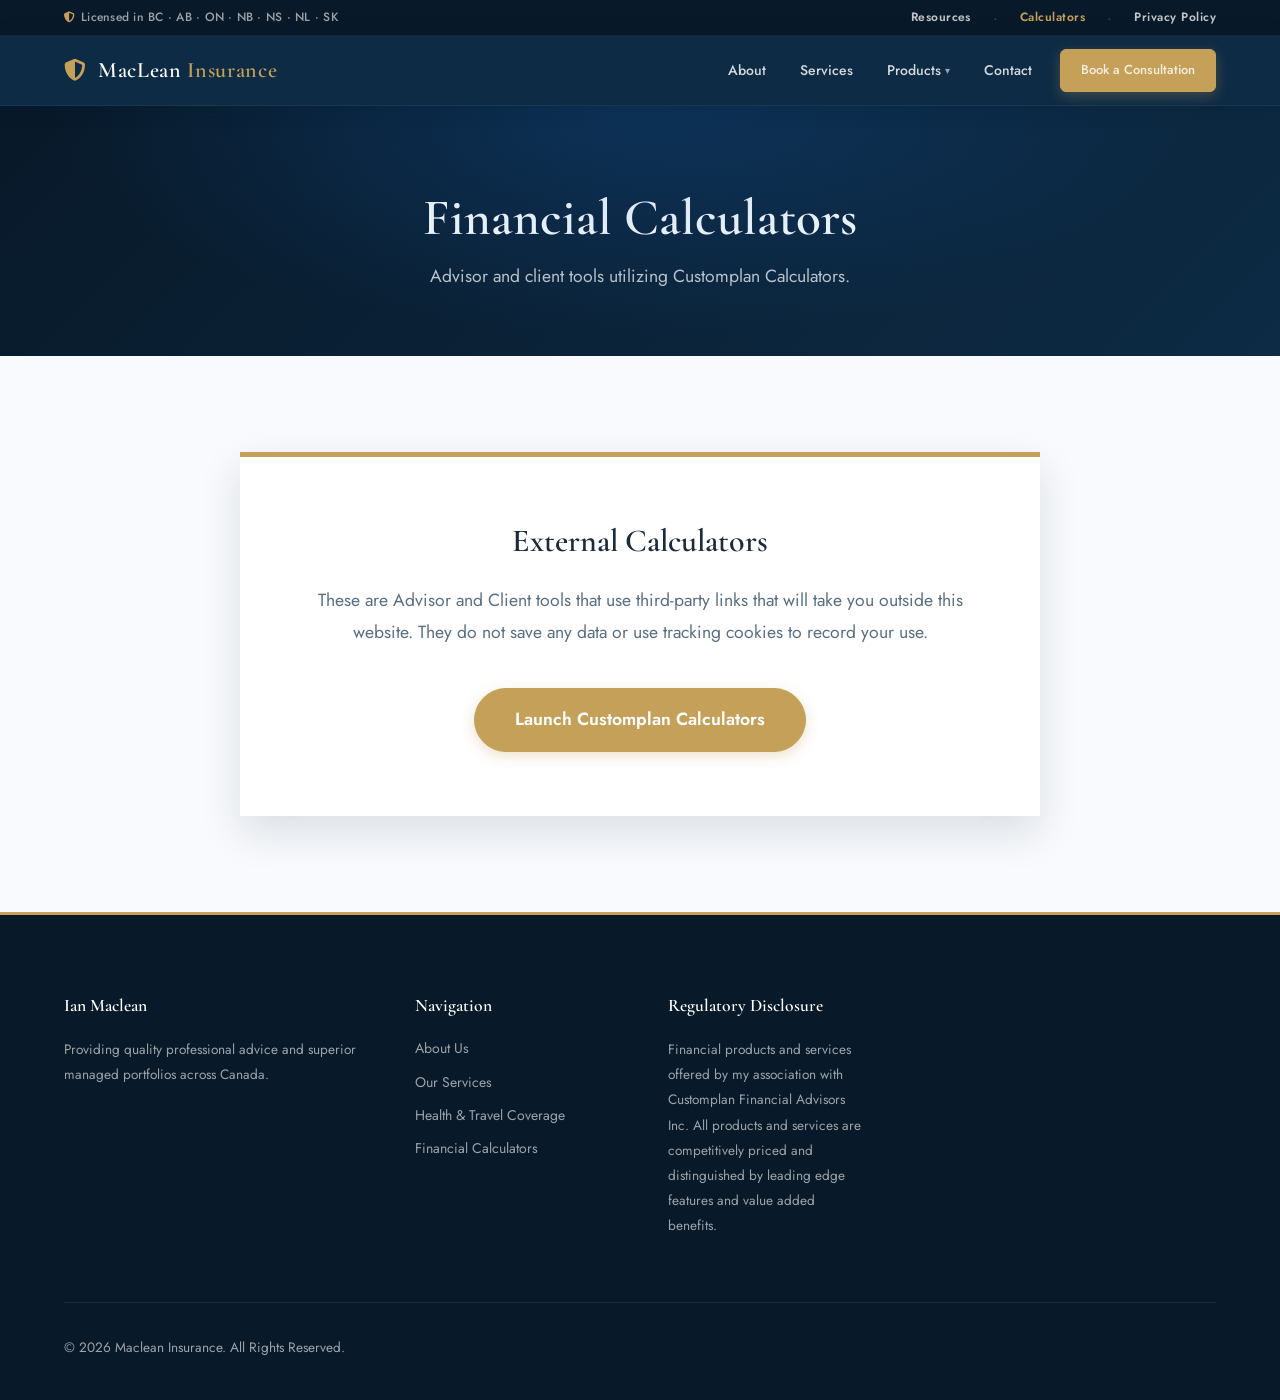
<file: calculators.html>
<!DOCTYPE html>
<html lang="en">
<head>
    <meta charset="UTF-8">
    <meta name="viewport" content="width=device-width, initial-scale=1.0">
    <title>Ian Maclean | Calculators</title>
    <link rel="preconnect" href="https://fonts.googleapis.com" />
    <link rel="preconnect" href="https://fonts.gstatic.com" crossorigin />
    <link href="https://fonts.googleapis.com/css2?family=Cormorant+Garamond:ital,wght@0,400;0,500;0,600;0,700;1,400;1,600&family=Jost:wght@300;400;500;600;700&display=swap" rel="stylesheet" />
    <link rel="stylesheet" href="https://cdnjs.cloudflare.com/ajax/libs/font-awesome/6.5.0/css/all.min.css" />
    <link rel="icon" type="image/svg+xml" href="assets/logo.svg">
    <link rel="stylesheet" href="css/style.css">
    <link rel="stylesheet" href="css/calculators.css">
</head>
<body>

  <!-- TOP BAR -->
  <div class="topbar">
    <div class="wrap">
      <div class="topbar-left">
        <i class="fa-solid fa-shield-halved" style="color:var(--gold);font-size:11px;"></i>
        Licensed in BC &middot; AB &middot; ON &middot; NB &middot; NS &middot; NL &middot; SK
      </div>
      <nav class="topbar-nav">
        <a href="resources.html">Resources</a>
        <span class="topbar-divider">&middot;</span>
        <a href="calculators.html" style="color:var(--gold);">Calculators</a>
        <span class="topbar-divider">&middot;</span>
        <a href="privacy.html">Privacy Policy</a>
      </nav>
    </div>
  </div>

  <!-- MAIN NAV -->
  <nav class="navbar">
    <div class="wrap">
      <a href="index.html" class="logo">
        <i class="fa-solid fa-shield-halved logo-shield"></i>
        <span class="logo-text">MacLean <span>Insurance</span></span>
      </a>
      <div class="nav-links">
        <a href="about.html">About</a>
        <a href="services.html">Services</a>
        <div class="dropdown">
          <a>Products <span class="dropdown-arrow">&#9662;</span></a>
          <div class="dropdown-menu">
            <a href="https://www.macleaninsurance.com/group-plans" target="_blank">Group Plans</a>
            <a href="https://www.macleaninsurance.com/tax-deductible-insurance" target="_blank">Tax Deductible Insurance</a>
            <a href="https://www.macleaninsurance.com/universal-life" target="_blank">Universal Life</a>
            <a href="https://www.macleaninsurance.com/whole-life-insurance" target="_blank">Whole Life Insurance</a>
            <a href="https://www.macleaninsurance.com/gic-brokerage" target="_blank">GIC Brokerage</a>
            <a href="https://www.macleaninsurance.com/pilots-loss-of-license-insurance" target="_blank">Pilots Loss of License</a>
          </div>
        </div>
        <a href="contact.html">Contact</a>
        <a href="contact.html" class="btn btn-primary nav-cta" style="padding:9px 20px;font-size:13px;">Book a Consultation</a>
      </div>
    </div>
  </nav>

    <!-- PAGE HEADER -->
    <section class="page-header">
        <div class="container">
            <h1>Financial Calculators</h1>
            <p>Advisor and client tools utilizing Customplan Calculators.</p>
        </div>
    </section>

    <!-- CALCULATORS CONTENT -->
    <section class="section-padding bg-light">
        <div class="container">
            <div class="calc-panel">
                <h2>External Calculators</h2>
                <p>These are Advisor and Client tools that use third-party links that will take you outside this website. They do not save any data or use tracking cookies to record your use.</p>
                <a href="http://www.financialcalculators.net/customplan/customplan_calculators.html" target="_blank" class="btn btn-primary">Launch Customplan Calculators</a>
            </div>
        </div>
    </section>

    <!-- FOOTER -->
    <footer class="footer">
        <div class="container">
            <div class="footer-grid">
                <div>
                    <h4>Ian Maclean</h4>
                    <p>Providing quality professional advice and superior managed portfolios across Canada.</p>
                </div>
                <div>
                    <h4>Navigation</h4>
                    <div class="footer-links">
                        <a href="index.html">About Us</a>
                        <a href="services.html">Our Services</a>
                        <a href="coverage.html">Health & Travel Coverage</a>
                        <a href="calculators.html">Financial Calculators</a>
                    </div>
                </div>
                <div>
                    <h4>Regulatory Disclosure</h4>
                    <p>Financial products and services offered by my association with Customplan Financial Advisors Inc. All products and services are competitively priced and distinguished by leading edge features and value added benefits.</p>
                </div>
            </div>
            <div class="footer-bottom">
                <p>&copy; 2026 Maclean Insurance. All Rights Reserved.</p>
            </div>
        </div>
    </footer>
</body>
</html>
</file>
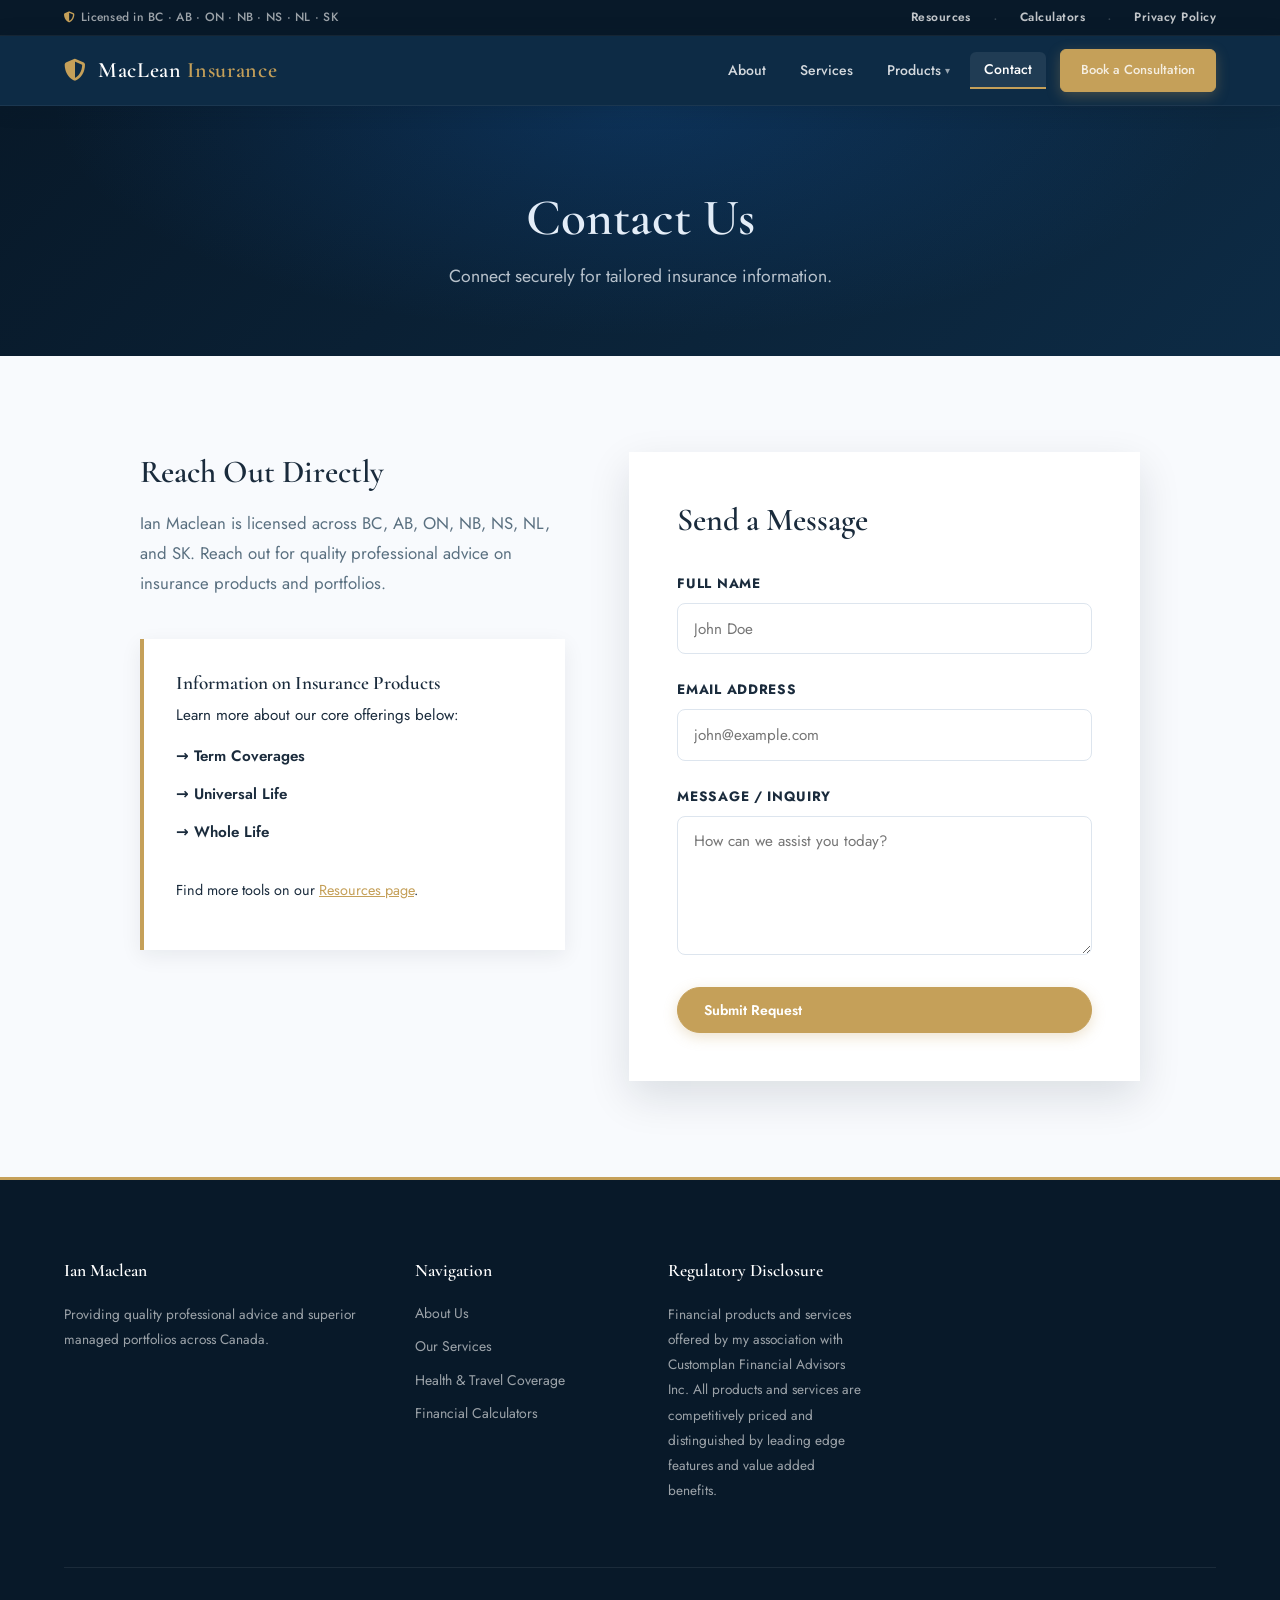
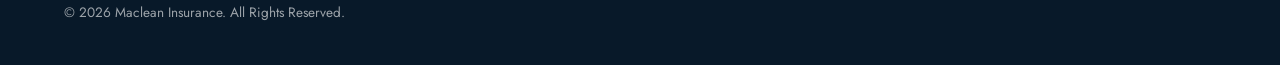
<file: contact.html>
<!DOCTYPE html>
<html lang="en">
<head>
    <meta charset="UTF-8">
    <meta name="viewport" content="width=device-width, initial-scale=1.0">
    <title>Ian Maclean | Contact</title>
    <link rel="preconnect" href="https://fonts.googleapis.com" />
    <link rel="preconnect" href="https://fonts.gstatic.com" crossorigin />
    <link href="https://fonts.googleapis.com/css2?family=Cormorant+Garamond:ital,wght@0,400;0,500;0,600;0,700;1,400;1,600&family=Jost:wght@300;400;500;600;700&display=swap" rel="stylesheet" />
    <link rel="stylesheet" href="https://cdnjs.cloudflare.com/ajax/libs/font-awesome/6.5.0/css/all.min.css" />
    <link rel="icon" type="image/svg+xml" href="assets/logo.svg">
    <link rel="stylesheet" href="css/style.css">
    <link rel="stylesheet" href="css/contact.css">
</head>
<body>

  <!-- TOP BAR -->
  <div class="topbar">
    <div class="wrap">
      <div class="topbar-left">
        <i class="fa-solid fa-shield-halved" style="color:var(--gold);font-size:11px;"></i>
        Licensed in BC &middot; AB &middot; ON &middot; NB &middot; NS &middot; NL &middot; SK
      </div>
      <nav class="topbar-nav">
        <a href="resources.html">Resources</a>
        <span class="topbar-divider">&middot;</span>
        <a href="calculators.html">Calculators</a>
        <span class="topbar-divider">&middot;</span>
        <a href="privacy.html">Privacy Policy</a>
      </nav>
    </div>
  </div>

  <!-- MAIN NAV -->
  <nav class="navbar">
    <div class="wrap">
      <a href="index.html" class="logo">
        <i class="fa-solid fa-shield-halved logo-shield"></i>
        <span class="logo-text">MacLean <span>Insurance</span></span>
      </a>
      <div class="nav-links">
        <a href="about.html">About</a>
        <a href="services.html">Services</a>
        <div class="dropdown">
          <a>Products <span class="dropdown-arrow">&#9662;</span></a>
          <div class="dropdown-menu">
            <a href="https://www.macleaninsurance.com/group-plans" target="_blank">Group Plans</a>
            <a href="https://www.macleaninsurance.com/tax-deductible-insurance" target="_blank">Tax Deductible Insurance</a>
            <a href="https://www.macleaninsurance.com/universal-life" target="_blank">Universal Life</a>
            <a href="https://www.macleaninsurance.com/whole-life-insurance" target="_blank">Whole Life Insurance</a>
            <a href="https://www.macleaninsurance.com/gic-brokerage" target="_blank">GIC Brokerage</a>
            <a href="https://www.macleaninsurance.com/pilots-loss-of-license-insurance" target="_blank">Pilots Loss of License</a>
          </div>
        </div>
        <a href="contact.html" class="active">Contact</a>
        <a href="contact.html" class="btn btn-primary nav-cta" style="padding:9px 20px;font-size:13px;">Book a Consultation</a>
      </div>
    </div>
  </nav>

    <!-- PAGE HEADER -->
    <section class="page-header">
        <div class="container">
            <h1>Contact Us</h1>
            <p>Connect securely for tailored insurance information.</p>
        </div>
    </section>

    <!-- CONTENT -->
    <section class="section-padding bg-light">
        <div class="container">
            <div class="contact-grid">
                
                <div class="contact-info">
                    <h2>Reach Out Directly</h2>
                    <p>Ian Maclean is licensed across BC, AB, ON, NB, NS, NL, and SK. Reach out for quality professional advice on insurance products and portfolios.</p>
                    
                    <div class="product-info-box">
                        <h3>Information on Insurance Products</h3>
                        <p>Learn more about our core offerings below:</p>
                        <div class="product-links">
                            <a href="https://www.macleaninsurance.com/whole-life-insurance" target="_blank">&rarr; Term Coverages</a>
                            <a href="https://www.macleaninsurance.com/universal-life" target="_blank">&rarr; Universal Life</a>
                            <a href="https://www.macleaninsurance.com/whole-life-insurance" target="_blank">&rarr; Whole Life</a>
                        </div>
                        <p class="mt-4" style="font-size:0.9rem;">Find more tools on our <a href="resources.html" style="color:var(--gold);text-decoration:underline;">Resources page</a>.</p>
                    </div>
                </div>

                <div class="contact-form-wrap">
                    <h2>Send a Message</h2>
                    <form class="contact-form" onsubmit="event.preventDefault(); alert('Your message has been sent successfully. Ian Maclean will respond shortly.');">
                        <div class="form-group">
                            <label>Full Name</label>
                            <input type="text" placeholder="John Doe" required>
                        </div>
                        <div class="form-group">
                            <label>Email Address</label>
                            <input type="email" placeholder="john@example.com" required>
                        </div>
                        <div class="form-group">
                            <label>Message / Inquiry</label>
                            <textarea placeholder="How can we assist you today?" rows="5" required></textarea>
                        </div>
                        <button type="submit" class="btn btn-primary w-100">Submit Request</button>
                    </form>
                </div>

            </div>
        </div>
    </section>

    <!-- FOOTER -->
    <footer class="footer">
        <div class="container">
            <div class="footer-grid">
                <div>
                    <h4>Ian Maclean</h4>
                    <p>Providing quality professional advice and superior managed portfolios across Canada.</p>
                </div>
                <div>
                    <h4>Navigation</h4>
                    <div class="footer-links">
                        <a href="index.html">About Us</a>
                        <a href="services.html">Our Services</a>
                        <a href="coverage.html">Health & Travel Coverage</a>
                        <a href="calculators.html">Financial Calculators</a>
                    </div>
                </div>
                <div>
                    <h4>Regulatory Disclosure</h4>
                    <p>Financial products and services offered by my association with Customplan Financial Advisors Inc. All products and services are competitively priced and distinguished by leading edge features and value added benefits.</p>
                </div>
            </div>
            <div class="footer-bottom">
                <p>&copy; 2026 Maclean Insurance. All Rights Reserved.</p>
            </div>
        </div>
    </footer>
</body>
</html>
</file>
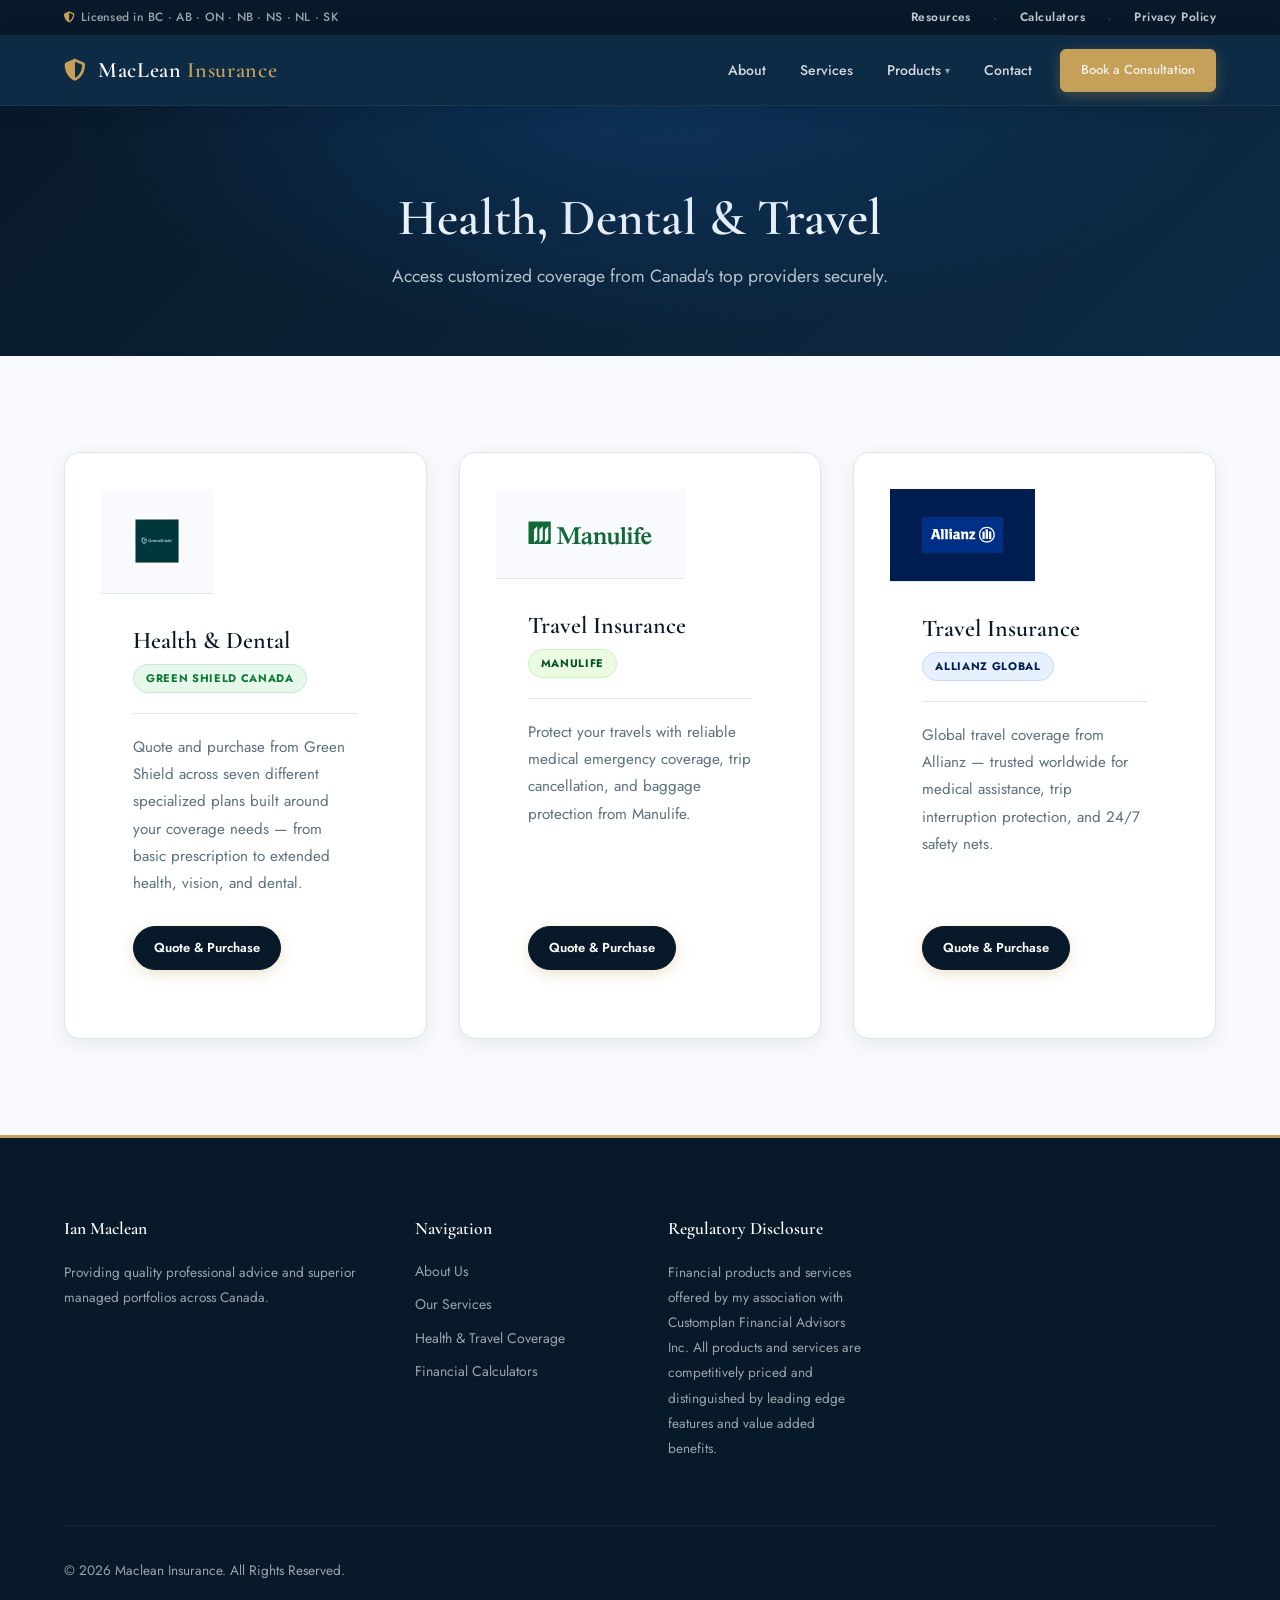
<file: coverage.html>
<!DOCTYPE html>
<html lang="en">
<head>
    <meta charset="UTF-8">
    <meta name="viewport" content="width=device-width, initial-scale=1.0">
    <title>Ian Maclean | Health, Dental & Travel</title>
    <link rel="preconnect" href="https://fonts.googleapis.com" />
    <link rel="preconnect" href="https://fonts.gstatic.com" crossorigin />
    <link href="https://fonts.googleapis.com/css2?family=Cormorant+Garamond:ital,wght@0,400;0,500;0,600;0,700;1,400;1,600&family=Jost:wght@300;400;500;600;700&display=swap" rel="stylesheet" />
    <link rel="stylesheet" href="https://cdnjs.cloudflare.com/ajax/libs/font-awesome/6.5.0/css/all.min.css" />
    <link rel="icon" type="image/svg+xml" href="assets/logo.svg">
    <link rel="stylesheet" href="css/style.css">
    <link rel="stylesheet" href="css/coverage.css">
</head>
<body>

  <!-- TOP BAR -->
  <div class="topbar">
    <div class="wrap">
      <div class="topbar-left">
        <i class="fa-solid fa-shield-halved" style="color:var(--gold);font-size:11px;"></i>
        Licensed in BC &middot; AB &middot; ON &middot; NB &middot; NS &middot; NL &middot; SK
      </div>
      <nav class="topbar-nav">
        <a href="resources.html">Resources</a>
        <span class="topbar-divider">&middot;</span>
        <a href="calculators.html">Calculators</a>
        <span class="topbar-divider">&middot;</span>
        <a href="privacy.html">Privacy Policy</a>
      </nav>
    </div>
  </div>

  <!-- MAIN NAV -->
  <nav class="navbar">
    <div class="wrap">
      <a href="index.html" class="logo">
        <i class="fa-solid fa-shield-halved logo-shield"></i>
        <span class="logo-text">MacLean <span>Insurance</span></span>
      </a>
      <div class="nav-links">
        <a href="about.html">About</a>
        <a href="services.html">Services</a>
        <div class="dropdown">
          <a class="active">Products <span class="dropdown-arrow">&#9662;</span></a>
          <div class="dropdown-menu">
            <a href="https://www.macleaninsurance.com/group-plans" target="_blank">Group Plans</a>
            <a href="https://www.macleaninsurance.com/tax-deductible-insurance" target="_blank">Tax Deductible Insurance</a>
            <a href="https://www.macleaninsurance.com/universal-life" target="_blank">Universal Life</a>
            <a href="https://www.macleaninsurance.com/whole-life-insurance" target="_blank">Whole Life Insurance</a>
            <a href="https://www.macleaninsurance.com/gic-brokerage" target="_blank">GIC Brokerage</a>
            <a href="https://www.macleaninsurance.com/pilots-loss-of-license-insurance" target="_blank">Pilots Loss of License</a>
          </div>
        </div>
        <a href="contact.html">Contact</a>
        <a href="contact.html" class="btn btn-primary nav-cta" style="padding:9px 20px;font-size:13px;">Book a Consultation</a>
      </div>
    </div>
  </nav>

    <!-- PAGE HEADER -->
    <section class="page-header">
        <div class="container">
            <h1>Health, Dental & Travel</h1>
            <p>Access customized coverage from Canada's top providers securely.</p>
        </div>
    </section>

    <!-- CONTENT -->
    <section class="section-padding bg-light">
        <div class="container">
            <div class="coverage-grid">

                <div class="coverage-card green-shield">
                    <div class="cov-logo-header">
                        <img src="assets/logos/greenshield.png" alt="Green Shield Canada" class="cov-logo">
                    </div>
                    <div class="cov-body">
                        <div class="cov-head">
                            <h2>Health &amp; Dental</h2>
                            <span class="badge green-shield">Green Shield Canada</span>
                        </div>
                        <p>Quote and purchase from Green Shield across seven different specialized plans built around your coverage needs — from basic prescription to extended health, vision, and dental.</p>
                        <a href="https://mygscadvantage.ca/Quote/AllProducts?mgaid=7538&oid=1316&aid=N0305" target="_blank" class="btn btn-primary">Quote &amp; Purchase</a>
                    </div>
                </div>

                <div class="coverage-card travel-manulife">
                    <div class="cov-logo-header">
                        <img src="assets/logos/manulife.svg" alt="Manulife" class="cov-logo">
                    </div>
                    <div class="cov-body">
                        <div class="cov-head">
                            <h2>Travel Insurance</h2>
                            <span class="badge travel-manulife">Manulife</span>
                        </div>
                        <p>Protect your travels with reliable medical emergency coverage, trip cancellation, and baggage protection from Manulife.</p>
                        <a href="https://www.manulife-travel.ca/dist/home.html?as=wlimf" target="_blank" class="btn btn-primary">Quote &amp; Purchase</a>
                    </div>
                </div>

                <div class="coverage-card travel-allianz">
                    <div class="cov-logo-header dark-bg">
                        <img src="assets/logos/allianz.svg" alt="Allianz Global Assistance" class="cov-logo">
                    </div>
                    <div class="cov-body">
                        <div class="cov-head">
                            <h2>Travel Insurance</h2>
                            <span class="badge travel-allianz">Allianz Global</span>
                        </div>
                        <p>Global travel coverage from Allianz — trusted worldwide for medical assistance, trip interruption protection, and 24/7 safety nets.</p>
                        <a href="https://b2c.advisormax.ca/CPF7" target="_blank" class="btn btn-primary">Quote &amp; Purchase</a>
                    </div>
                </div>

            </div>
        </div>
    </section>

    <!-- FOOTER -->
    <footer class="footer">
        <div class="container">
            <div class="footer-grid">
                <div>
                    <h4>Ian Maclean</h4>
                    <p>Providing quality professional advice and superior managed portfolios across Canada.</p>
                </div>
                <div>
                    <h4>Navigation</h4>
                    <div class="footer-links">
                        <a href="index.html">About Us</a>
                        <a href="services.html">Our Services</a>
                        <a href="coverage.html">Health & Travel Coverage</a>
                        <a href="calculators.html">Financial Calculators</a>
                    </div>
                </div>
                <div>
                    <h4>Regulatory Disclosure</h4>
                    <p>Financial products and services offered by my association with Customplan Financial Advisors Inc. All products and services are competitively priced and distinguished by leading edge features and value added benefits.</p>
                </div>
            </div>
            <div class="footer-bottom">
                <p>&copy; 2026 Maclean Insurance. All Rights Reserved.</p>
            </div>
        </div>
    </footer>
</body>
</html>
</file>
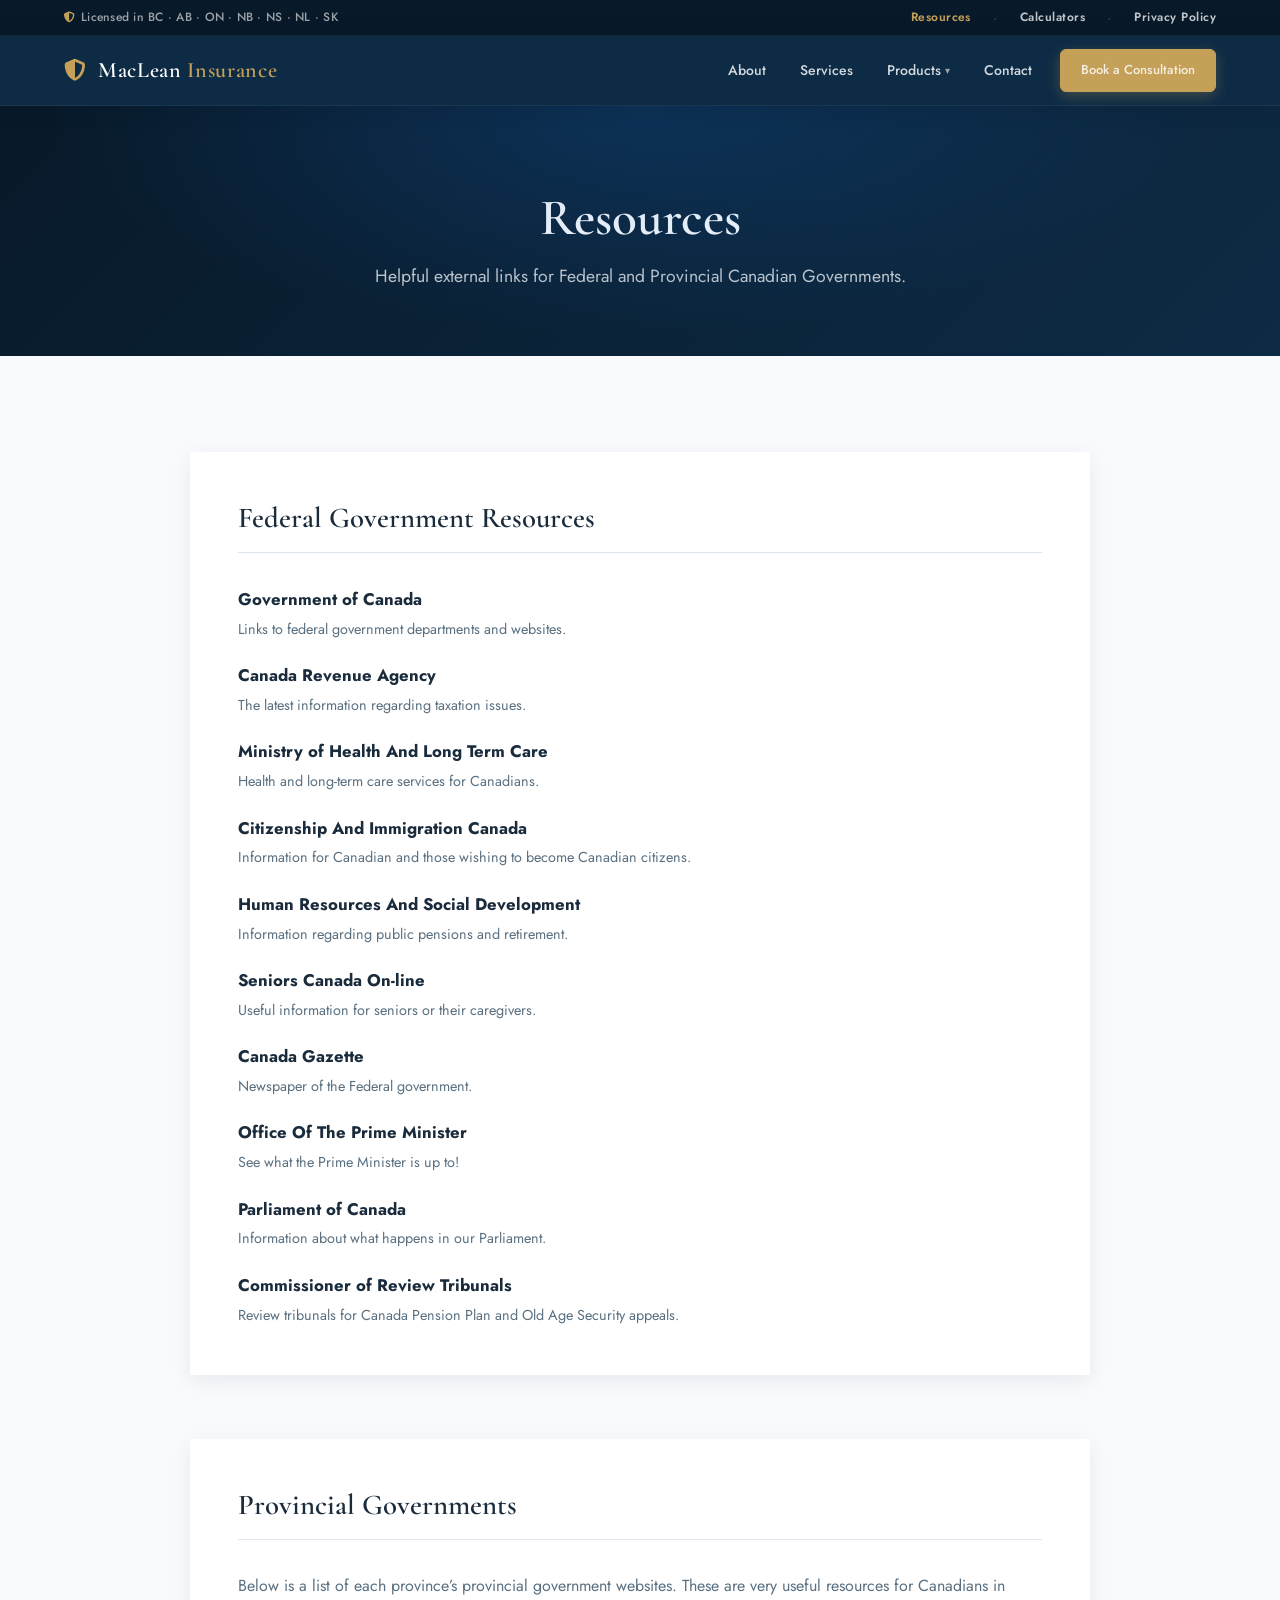
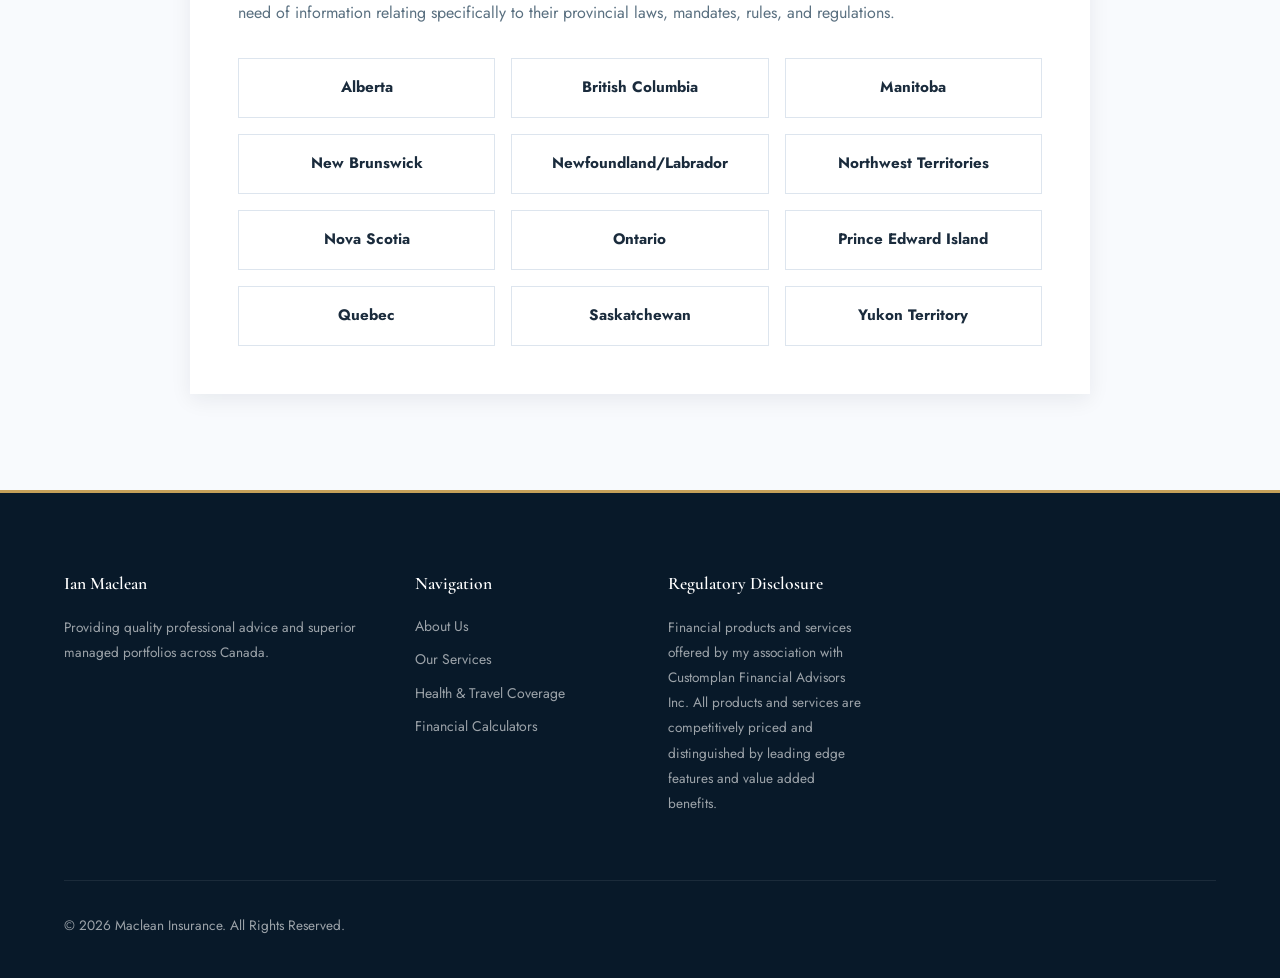
<file: resources.html>
<!DOCTYPE html>
<html lang="en">
<head>
    <meta charset="UTF-8">
    <meta name="viewport" content="width=device-width, initial-scale=1.0">
    <title>Ian Maclean | Resources</title>
    <link rel="preconnect" href="https://fonts.googleapis.com" />
    <link rel="preconnect" href="https://fonts.gstatic.com" crossorigin />
    <link href="https://fonts.googleapis.com/css2?family=Cormorant+Garamond:ital,wght@0,400;0,500;0,600;0,700;1,400;1,600&family=Jost:wght@300;400;500;600;700&display=swap" rel="stylesheet" />
    <link rel="stylesheet" href="https://cdnjs.cloudflare.com/ajax/libs/font-awesome/6.5.0/css/all.min.css" />
    <link rel="icon" type="image/svg+xml" href="assets/logo.svg">
    <link rel="stylesheet" href="css/style.css">
    <link rel="stylesheet" href="css/resources.css">
</head>
<body>

  <!-- TOP BAR -->
  <div class="topbar">
    <div class="wrap">
      <div class="topbar-left">
        <i class="fa-solid fa-shield-halved" style="color:var(--gold);font-size:11px;"></i>
        Licensed in BC &middot; AB &middot; ON &middot; NB &middot; NS &middot; NL &middot; SK
      </div>
      <nav class="topbar-nav">
        <a href="resources.html" style="color:var(--gold);">Resources</a>
        <span class="topbar-divider">&middot;</span>
        <a href="calculators.html">Calculators</a>
        <span class="topbar-divider">&middot;</span>
        <a href="privacy.html">Privacy Policy</a>
      </nav>
    </div>
  </div>

  <!-- MAIN NAV -->
  <nav class="navbar">
    <div class="wrap">
      <a href="index.html" class="logo">
        <i class="fa-solid fa-shield-halved logo-shield"></i>
        <span class="logo-text">MacLean <span>Insurance</span></span>
      </a>
      <div class="nav-links">
        <a href="about.html">About</a>
        <a href="services.html">Services</a>
        <div class="dropdown">
          <a>Products <span class="dropdown-arrow">&#9662;</span></a>
          <div class="dropdown-menu">
            <a href="https://www.macleaninsurance.com/group-plans" target="_blank">Group Plans</a>
            <a href="https://www.macleaninsurance.com/tax-deductible-insurance" target="_blank">Tax Deductible Insurance</a>
            <a href="https://www.macleaninsurance.com/universal-life" target="_blank">Universal Life</a>
            <a href="https://www.macleaninsurance.com/whole-life-insurance" target="_blank">Whole Life Insurance</a>
            <a href="https://www.macleaninsurance.com/gic-brokerage" target="_blank">GIC Brokerage</a>
            <a href="https://www.macleaninsurance.com/pilots-loss-of-license-insurance" target="_blank">Pilots Loss of License</a>
          </div>
        </div>
        <a href="contact.html">Contact</a>
        <a href="contact.html" class="btn btn-primary nav-cta" style="padding:9px 20px;font-size:13px;">Book a Consultation</a>
      </div>
    </div>
  </nav>

    <!-- PAGE HEADER -->
    <section class="page-header">
        <div class="container">
            <h1>Resources</h1>
            <p>Helpful external links for Federal and Provincial Canadian Governments.</p>
        </div>
    </section>

    <!-- CONTENT -->
    <section class="section-padding bg-light">
        <div class="container">
            <div class="resource-grid">
                
                <div class="resource-category">
                    <h2>Federal Government Resources</h2>
                    <ul class="resource-list">
                        <li><a href="http://www.canada.gc.ca/" target="_blank">Government of Canada</a> <span>Links to federal government departments and websites.</span></li>
                        <li><a href="http://www.cra-arc.gc.ca/" target="_blank">Canada Revenue Agency</a> <span>The latest information regarding taxation issues.</span></li>
                        <li><a href="http://www.health.gov.on.ca/" target="_blank">Ministry of Health And Long Term Care</a> <span>Health and long-term care services for Canadians.</span></li>
                        <li><a href="http://www.cic.gc.ca/" target="_blank">Citizenship And Immigration Canada</a> <span>Information for Canadian and those wishing to become Canadian citizens.</span></li>
                        <li><a href="http://www.hrsdc.gc.ca/" target="_blank">Human Resources And Social Development</a> <span>Information regarding public pensions and retirement.</span></li>
                        <li><a href="http://www.seniors.gc.ca/" target="_blank">Seniors Canada On-line</a> <span>Useful information for seniors or their caregivers.</span></li>
                        <li><a href="http://canadagazette.gc.ca/" target="_blank">Canada Gazette</a> <span>Newspaper of the Federal government.</span></li>
                        <li><a href="http://www.pm.gc.ca/" target="_blank">Office Of The Prime Minister</a> <span>See what the Prime Minister is up to!</span></li>
                        <li><a href="http://www.parl.gc.ca/" target="_blank">Parliament of Canada</a> <span>Information about what happens in our Parliament.</span></li>
                        <li><a href="http://www.ocrt-bctr.gc.ca/" target="_blank">Commissioner of Review Tribunals</a> <span>Review tribunals for Canada Pension Plan and Old Age Security appeals.</span></li>
                    </ul>
                </div>

                <div class="resource-category">
                    <h2>Provincial Governments</h2>
                    <p class="category-desc">Below is a list of each province’s provincial government websites. These are very useful resources for Canadians in need of information relating specifically to their provincial laws, mandates, rules, and regulations.</p>
                    <ul class="resource-list inline-list">
                        <li><a href="http://www.gov.ab.ca/" target="_blank">Alberta</a></li>
                        <li><a href="http://www.gov.bc.ca/" target="_blank">British Columbia</a></li>
                        <li><a href="http://www.gov.mb.ca/" target="_blank">Manitoba</a></li>
                        <li><a href="http://www.gnb.ca/" target="_blank">New Brunswick</a></li>
                        <li><a href="http://www.gov.nf.ca/" target="_blank">Newfoundland/Labrador</a></li>
                        <li><a href="http://www.gov.nt.ca/" target="_blank">Northwest Territories</a></li>
                        <li><a href="http://www.gov.ns.ca/" target="_blank">Nova Scotia</a></li>
                        <li><a href="http://www.ontario.ca/welcome-ontario" target="_blank">Ontario</a></li>
                        <li><a href="http://www.gov.pe.ca/" target="_blank">Prince Edward Island</a></li>
                        <li><a href="http://www.gouv.qc.ca/" target="_blank">Quebec</a></li>
                        <li><a href="http://www.gov.sk.ca/" target="_blank">Saskatchewan</a></li>
                        <li><a href="http://www.gov.yk.ca/" target="_blank">Yukon Territory</a></li>
                    </ul>
                </div>

            </div>
        </div>
    </section>

    <!-- FOOTER -->
    <footer class="footer">
        <div class="container">
            <div class="footer-grid">
                <div>
                    <h4>Ian Maclean</h4>
                    <p>Providing quality professional advice and superior managed portfolios across Canada.</p>
                </div>
                <div>
                    <h4>Navigation</h4>
                    <div class="footer-links">
                        <a href="index.html">About Us</a>
                        <a href="services.html">Our Services</a>
                        <a href="coverage.html">Health & Travel Coverage</a>
                        <a href="calculators.html">Financial Calculators</a>
                    </div>
                </div>
                <div>
                    <h4>Regulatory Disclosure</h4>
                    <p>Financial products and services offered by my association with Customplan Financial Advisors Inc. All products and services are competitively priced and distinguished by leading edge features and value added benefits.</p>
                </div>
            </div>
            <div class="footer-bottom">
                <p>&copy; 2026 Maclean Insurance. All Rights Reserved.</p>
            </div>
        </div>
    </footer>
</body>
</html>
</file>
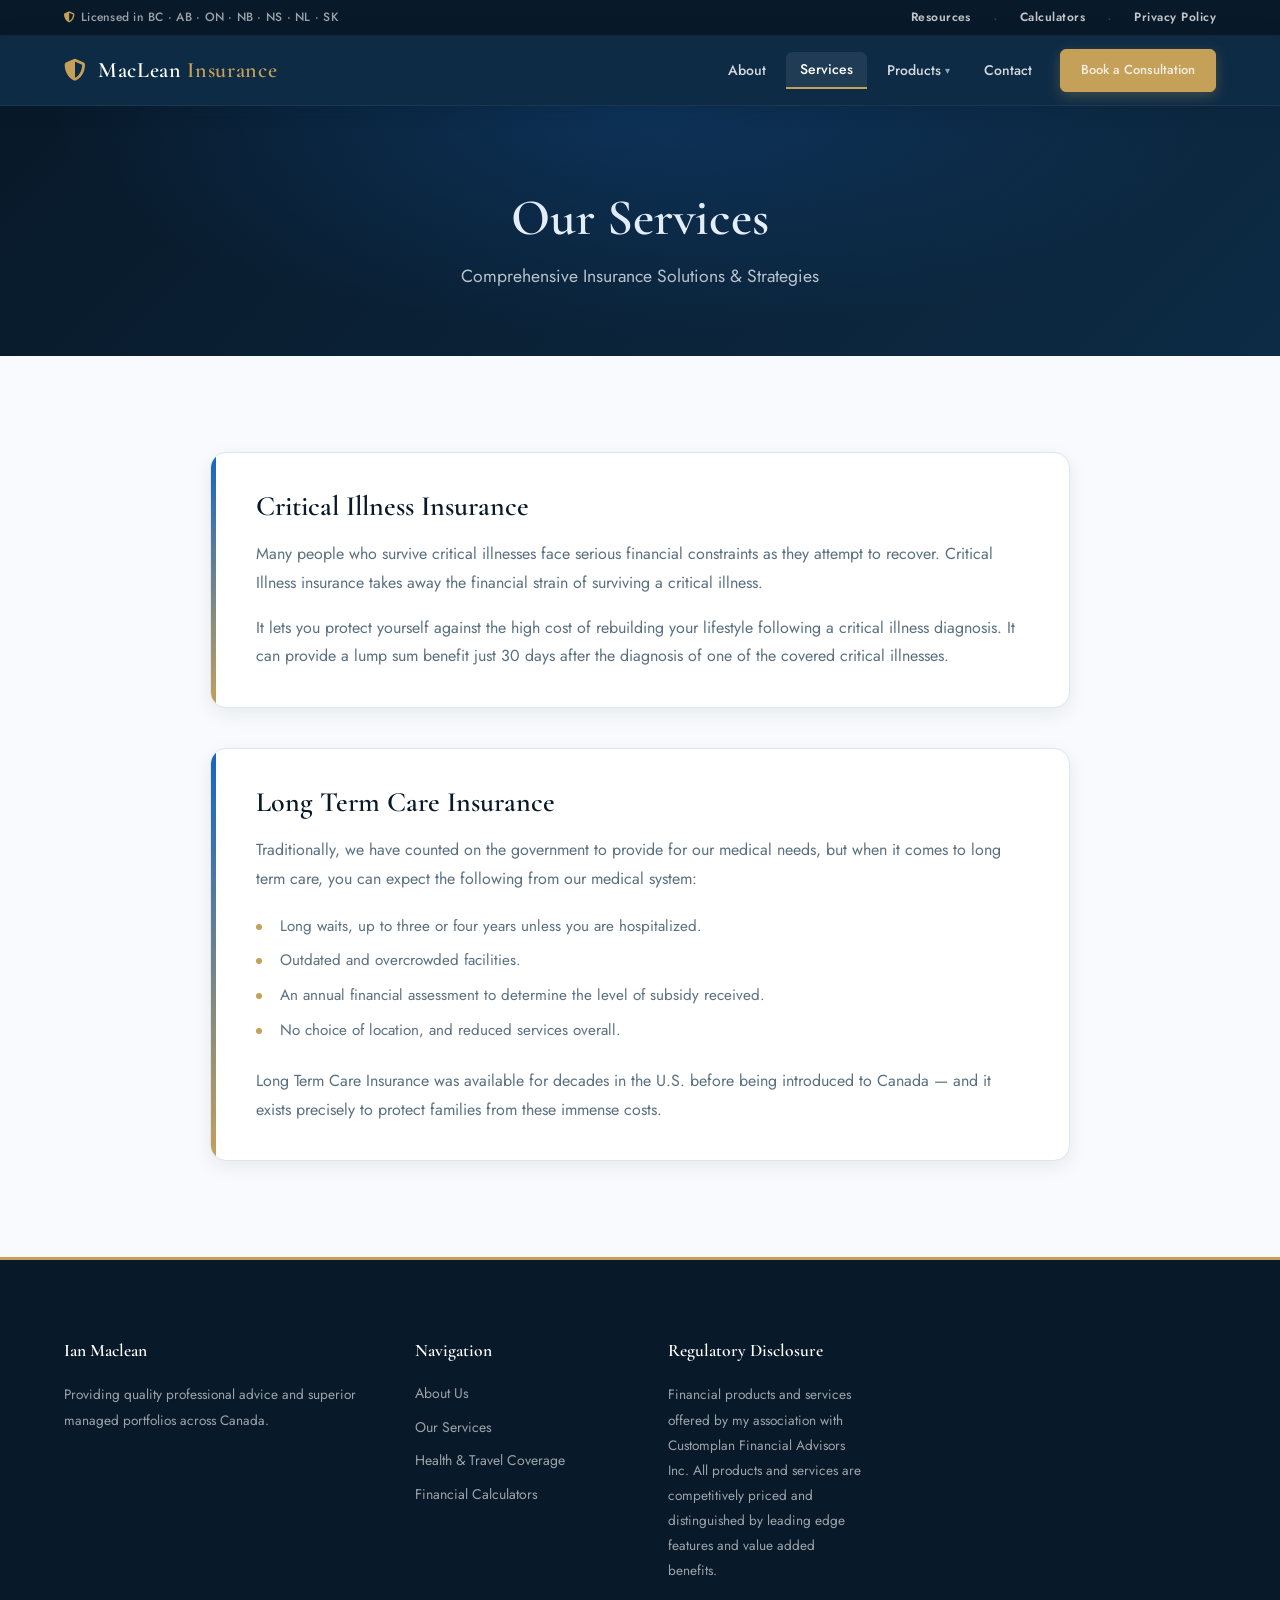
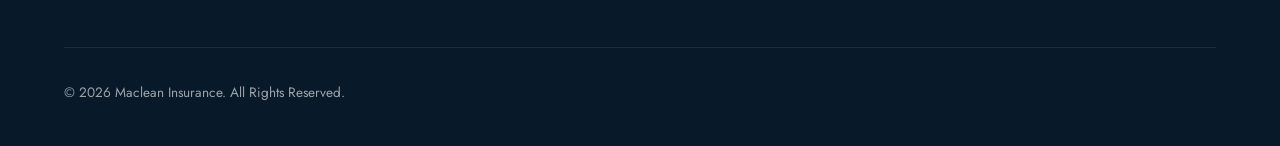
<file: services.html>
<!DOCTYPE html>
<html lang="en">
<head>
    <meta charset="UTF-8">
    <meta name="viewport" content="width=device-width, initial-scale=1.0">
    <title>Ian Maclean | Services</title>
    <link rel="preconnect" href="https://fonts.googleapis.com" />
    <link rel="preconnect" href="https://fonts.gstatic.com" crossorigin />
    <link href="https://fonts.googleapis.com/css2?family=Cormorant+Garamond:ital,wght@0,400;0,500;0,600;0,700;1,400;1,600&family=Jost:wght@300;400;500;600;700&display=swap" rel="stylesheet" />
    <link rel="stylesheet" href="https://cdnjs.cloudflare.com/ajax/libs/font-awesome/6.5.0/css/all.min.css" />
    <link rel="icon" type="image/svg+xml" href="assets/logo.svg">
    <link rel="stylesheet" href="css/style.css">
    <link rel="stylesheet" href="css/services.css">
</head>
<body>

  <!-- TOP BAR -->
  <div class="topbar">
    <div class="wrap">
      <div class="topbar-left">
        <i class="fa-solid fa-shield-halved" style="color:var(--gold);font-size:11px;"></i>
        Licensed in BC &middot; AB &middot; ON &middot; NB &middot; NS &middot; NL &middot; SK
      </div>
      <nav class="topbar-nav">
        <a href="resources.html">Resources</a>
        <span class="topbar-divider">&middot;</span>
        <a href="calculators.html">Calculators</a>
        <span class="topbar-divider">&middot;</span>
        <a href="privacy.html">Privacy Policy</a>
      </nav>
    </div>
  </div>

  <!-- MAIN NAV -->
  <nav class="navbar">
    <div class="wrap">
      <a href="index.html" class="logo">
        <i class="fa-solid fa-shield-halved logo-shield"></i>
        <span class="logo-text">MacLean <span>Insurance</span></span>
      </a>
      <div class="nav-links">
        <a href="about.html">About</a>
        <a href="services.html" class="active">Services</a>
        <div class="dropdown">
          <a>Products <span class="dropdown-arrow">&#9662;</span></a>
          <div class="dropdown-menu">
            <a href="https://www.macleaninsurance.com/group-plans" target="_blank">Group Plans</a>
            <a href="https://www.macleaninsurance.com/tax-deductible-insurance" target="_blank">Tax Deductible Insurance</a>
            <a href="https://www.macleaninsurance.com/universal-life" target="_blank">Universal Life</a>
            <a href="https://www.macleaninsurance.com/whole-life-insurance" target="_blank">Whole Life Insurance</a>
            <a href="https://www.macleaninsurance.com/gic-brokerage" target="_blank">GIC Brokerage</a>
            <a href="https://www.macleaninsurance.com/pilots-loss-of-license-insurance" target="_blank">Pilots Loss of License</a>
          </div>
        </div>
        <a href="contact.html">Contact</a>
        <a href="contact.html" class="btn btn-primary nav-cta" style="padding:9px 20px;font-size:13px;">Book a Consultation</a>
      </div>
    </div>
  </nav>

    <!-- PAGE HEADER -->
    <section class="page-header">
        <div class="container">
            <h1>Our Services</h1>
            <p>Comprehensive Insurance Solutions & Strategies</p>
        </div>
    </section>

    <!-- CONTENT -->
    <section class="section-padding bg-light">
        <div class="container">
            <div class="services-list">

                <div class="service-item">
                    <div class="service-item-bar"></div>
                    <div class="service-item-body">
                        <h2>Critical Illness Insurance</h2>
                        <p>Many people who survive critical illnesses face serious financial constraints as they attempt to recover. Critical Illness insurance takes away the financial strain of surviving a critical illness.</p>
                        <p>It lets you protect yourself against the high cost of rebuilding your lifestyle following a critical illness diagnosis. It can provide a lump sum benefit just 30 days after the diagnosis of one of the covered critical illnesses.</p>
                    </div>
                </div>

                <div class="service-item">
                    <div class="service-item-bar"></div>
                    <div class="service-item-body">
                        <h2>Long Term Care Insurance</h2>
                        <p>Traditionally, we have counted on the government to provide for our medical needs, but when it comes to long term care, you can expect the following from our medical system:</p>
                        <ul class="service-list">
                            <li>Long waits, up to three or four years unless you are hospitalized.</li>
                            <li>Outdated and overcrowded facilities.</li>
                            <li>An annual financial assessment to determine the level of subsidy received.</li>
                            <li>No choice of location, and reduced services overall.</li>
                        </ul>
                        <p class="mt-3">Long Term Care Insurance was available for decades in the U.S. before being introduced to Canada — and it exists precisely to protect families from these immense costs.</p>
                    </div>
                </div>

            </div>
        </div>
    </section>

    <!-- FOOTER -->
    <footer class="footer">
        <div class="container">
            <div class="footer-grid">
                <div>
                    <h4>Ian Maclean</h4>
                    <p>Providing quality professional advice and superior managed portfolios across Canada.</p>
                </div>
                <div>
                    <h4>Navigation</h4>
                    <div class="footer-links">
                        <a href="index.html">About Us</a>
                        <a href="services.html">Our Services</a>
                        <a href="coverage.html">Health & Travel Coverage</a>
                        <a href="calculators.html">Financial Calculators</a>
                    </div>
                </div>
                <div>
                    <h4>Regulatory Disclosure</h4>
                    <p>Financial products and services offered by my association with Customplan Financial Advisors Inc. All products and services are competitively priced and distinguished by leading edge features and value added benefits.</p>
                </div>
            </div>
            <div class="footer-bottom">
                <p>&copy; 2026 Maclean Insurance. All Rights Reserved.</p>
            </div>
        </div>
    </footer>
</body>
</html>
</file>
<file: css/style.css>
/* ============================================================
   MACLEAN INSURANCE — DESIGN SYSTEM
   Format mirrored from ipfs_v2 | MacLean navy/blue palette
   ============================================================ */

:root {
  /* ── Brand Colours ─── */
  --navy:        #081929;    /* darkest — top bar, footer */
  --navy-mid:    #0D2B45;    /* main nav */
  --navy-light:  #163D5F;    /* cards, section bg */
  --blue:        #1565C0;    /* primary action colour */
  --blue-light:  #1E88E5;    /* hover / highlight */
  --blue-pale:   #EBF2FF;    /* subtle tint */
  --gold:        #C5A059;    /* accent — kickers, borders, chips */
  --gold-hover:  #A88645;
  --gold-pale:   #FBF5E8;
  --cream:       #F8FAFD;    /* page background */
  --white:       #FFFFFF;
  --text:        #1A2B3C;
  --text-light:  #5A7080;
  --border:      #DDE5EE;

  /* ── Typography ─── */
  --font-head: 'Cormorant Garamond', Georgia, serif;
  --font-body: 'Jost', 'Inter', system-ui, sans-serif;

  /* ── Layout ─── */
  --wrap:       1200px;
  --nav-top-h:  36px;
  --nav-h:      70px;
  --radius:     16px;
  --radius-sm:  8px;

  /* ── Motion / Shadow ─── */
  --ease:      cubic-bezier(0.23, 1, 0.32, 1);
  --shadow-sm: 0 6px 20px rgba(8,25,41,.07);
  --shadow-md: 0 16px 40px rgba(8,25,41,.12);
  --shadow-lg: 0 30px 60px rgba(8,25,41,.15);
}

/* ── RESET ────────────────────────────────────────────── */
*, *::before, *::after { box-sizing: border-box; margin: 0; padding: 0; }

body {
  font-family: var(--font-body);
  background: var(--cream);
  color: var(--text);
  line-height: 1.7;
  -webkit-font-smoothing: antialiased;
}

h1,h2,h3,h4,h5,h6 {
  font-family: var(--font-head);
  font-weight: 600;
  color: var(--navy);
  line-height: 1.25;
}

a { color: inherit; text-decoration: none; transition: all .2s var(--ease); }
ul { list-style: none; }
img { display: block; max-width: 100%; }

/* ── LAYOUT UTILITIES ─────────────────────────────────── */
.wrap     { max-width: var(--wrap); margin: 0 auto; padding: 0 24px; }
.container { max-width: var(--wrap); margin: 0 auto; padding: 0 24px; }

.kicker {
  display: inline-flex;
  align-items: center;
  gap: 10px;
  font-family: var(--font-body);
  font-size: 12px;
  font-weight: 700;
  letter-spacing: .22em;
  text-transform: uppercase;
  color: var(--gold);
  margin-bottom: 18px;
}

.kicker::before {
  content: '';
  display: block;
  width: 28px;
  height: 2px;
  background: linear-gradient(90deg, var(--gold), transparent);
}

.section-label {
  font-size: 12px;
  font-weight: 700;
  letter-spacing: .22em;
  text-transform: uppercase;
  color: var(--gold);
  margin-bottom: 14px;
}

/* ── BUTTONS ──────────────────────────────────────────── */
.btn {
  display: inline-flex;
  align-items: center;
  gap: 8px;
  font-family: var(--font-body);
  font-size: 14px;
  font-weight: 600;
  border-radius: 999px;
  padding: 12px 26px;
  cursor: pointer;
  border: 1.5px solid transparent;
  transition: all .2s var(--ease);
  white-space: nowrap;
}

.btn-primary {
  background: var(--gold);
  color: var(--white);
  border-color: var(--gold);
  box-shadow: 0 4px 14px rgba(197,160,89,.3);
}
.btn-primary:hover { background: var(--gold-hover); border-color: var(--gold-hover); transform: translateY(-2px); box-shadow: 0 8px 22px rgba(197,160,89,.4); }

.btn-secondary {
  background: transparent;
  color: var(--white);
  border-color: rgba(255,255,255,.45);
}
.btn-secondary:hover { border-color: var(--gold); color: var(--gold); transform: translateY(-2px); }

.btn-outline {
  background: transparent;
  color: var(--blue);
  border-color: var(--blue);
}
.btn-outline:hover { background: var(--blue); color: var(--white); transform: translateY(-2px); }

.btn-ghost {
  background: var(--white);
  color: var(--navy);
  border-color: var(--border);
}
.btn-ghost:hover { border-color: var(--navy-light); transform: translateY(-2px); box-shadow: var(--shadow-sm); }

/* ── TOP BAR ──────────────────────────────────────────── */
.topbar {
  background: var(--navy);
  height: var(--nav-top-h);
  display: flex;
  align-items: center;
  border-bottom: 1px solid rgba(255,255,255,.06);
}
.topbar .wrap {
  display: flex;
  justify-content: space-between;
  align-items: center;
  width: 100%;
}
.topbar-left {
  font-size: 12px;
  color: rgba(255,255,255,.6);
  font-weight: 500;
  letter-spacing: .02em;
  display: flex;
  align-items: center;
  gap: 6px;
}
.topbar-nav {
  display: flex;
  gap: 22px;
  align-items: center;
}
.topbar-nav a {
  font-size: 12px;
  font-weight: 600;
  color: rgba(255,255,255,.75);
  letter-spacing: .04em;
  transition: color .2s;
}
.topbar-nav a:hover { color: var(--gold); }
.topbar-divider { color: rgba(255,255,255,.2); }

/* ── MAIN NAV ─────────────────────────────────────────── */
.navbar {
  background: var(--navy-mid);
  height: var(--nav-h);
  display: flex;
  align-items: center;
  position: sticky;
  top: 0;
  z-index: 1000;
  border-bottom: 1px solid rgba(255,255,255,.06);
  box-shadow: 0 2px 20px rgba(8,25,41,.2);
}
.navbar .wrap {
  display: flex;
  justify-content: space-between;
  align-items: center;
  width: 100%;
}
.logo {
  display: flex;
  align-items: center;
  gap: 12px;
  text-decoration: none;
}
.logo-shield {
  font-size: 22px;
  color: var(--gold);
  flex-shrink: 0;
}
.logo-text {
  font-family: var(--font-head);
  font-size: 22px;
  font-weight: 600;
  color: var(--white);
  letter-spacing: .03em;
}
.logo-text span { color: var(--gold); }

.nav-links {
  display: flex;
  align-items: center;
  gap: 6px;
}
.nav-links > a {
  font-size: 14px;
  font-weight: 500;
  color: rgba(255,255,255,.82);
  padding: 6px 14px;
  border-radius: 6px;
  transition: all .2s var(--ease);
}
.nav-links > a:hover,
.nav-links > a.active {
  color: var(--white);
  background: rgba(255,255,255,.08);
}
.nav-links > a.active {
  border-bottom: 2px solid var(--gold);
  border-radius: 6px 6px 0 0;
}

/* Dropdown */
.dropdown { position: relative; }
.dropdown > a {
  font-size: 14px;
  font-weight: 500;
  color: rgba(255,255,255,.82);
  padding: 6px 14px;
  border-radius: 6px;
  display: flex;
  align-items: center;
  gap: 4px;
  cursor: pointer;
  transition: all .2s var(--ease);
}
.dropdown > a:hover { color: var(--white); background: rgba(255,255,255,.08); }
.dropdown-arrow { font-size: 10px; opacity: .7; }
.dropdown-menu {
  display: none;
  position: absolute;
  top: calc(100% + 8px);
  left: 0;
  background: var(--white);
  border: 1px solid var(--border);
  border-radius: var(--radius-sm);
  box-shadow: var(--shadow-md);
  min-width: 260px;
  overflow: hidden;
  z-index: 200;
}
.dropdown:hover .dropdown-menu { display: block; }
.dropdown-menu a {
  display: block;
  padding: 11px 18px;
  font-size: 14px;
  color: var(--text);
  font-weight: 500;
  border-bottom: 1px solid var(--border);
  transition: all .15s var(--ease);
}
.dropdown-menu a:last-child { border-bottom: none; }
.dropdown-menu a:hover { background: var(--blue-pale); color: var(--blue); padding-left: 22px; }

.nav-cta { margin-left: 8px; }

/* ── PAGE HEADER ──────────────────────────────────────── */
.page-header {
  background: linear-gradient(135deg, var(--navy) 0%, var(--navy-mid) 100%);
  padding: 5rem 0 4rem;
  text-align: center;
  position: relative;
  overflow: hidden;
}
.page-header::before {
  content: '';
  position: absolute; inset: 0;
  background: radial-gradient(ellipse at 50% 0%, rgba(21,101,192,.25) 0%, transparent 65%);
  pointer-events: none;
}
.page-header .wrap { position: relative; z-index: 1; }
.page-header h1 { color: var(--white); font-size: clamp(2.2rem, 5vw, 3.2rem); margin-bottom: .75rem; }
.page-header p { color: rgba(255,255,255,.75); font-size: 1.1rem; max-width: 600px; margin: 0 auto; }

/* ── HERO ─────────────────────────────────────────────── */
.ip-hero {
  position: relative;
  min-height: 94vh;
  display: flex;
  align-items: center;
  overflow: hidden;
}
.hero-bg {
  position: absolute; inset: 0;
  background-image: url('https://images.pexels.com/photos/7176288/pexels-photo-7176288.jpeg');
  background-size: cover;
  background-position: center;
  transform: scale(1.04);
  transition: transform 8s ease;
}
.ip-hero:hover .hero-bg { transform: scale(1); }
.hero-overlay {
  position: absolute; inset: 0;
  background: linear-gradient(120deg, rgba(8,25,41,.88) 0%, rgba(13,43,69,.75) 50%, rgba(21,101,192,.3) 100%);
}
.hero-ring {
  position: absolute;
  width: 700px; height: 700px;
  right: -100px; top: -100px;
  border: 1px solid rgba(197,160,89,.15);
  border-radius: 50%;
  pointer-events: none;
}
.hero-ring::after {
  content: '';
  position: absolute;
  width: 500px; height: 500px;
  top: 100px; left: 100px;
  border: 1px solid rgba(197,160,89,.1);
  border-radius: 50%;
}
.hero-content {
  position: relative;
  z-index: 2;
  max-width: var(--wrap);
  margin: 0 auto;
  padding: 0 24px;
  max-width: 780px;
}
.hero-kicker {
  display: inline-flex;
  align-items: center;
  gap: 10px;
  font-size: 12px;
  font-weight: 700;
  letter-spacing: .22em;
  text-transform: uppercase;
  color: var(--gold);
  margin-bottom: 22px;
}
.hero-kicker::before {
  content: '';
  width: 28px; height: 2px;
  background: var(--gold);
  display: block;
}
.hero-content h1 {
  font-size: clamp(2.8rem, 6vw, 4.5rem);
  font-weight: 700;
  color: var(--white);
  margin-bottom: 1.5rem;
  line-height: 1.1;
}
.hero-content p {
  font-size: 1.15rem;
  color: rgba(255,255,255,.8);
  max-width: 600px;
  line-height: 1.75;
  margin-bottom: 2.5rem;
  font-weight: 300;
}
.hero-cta {
  display: flex;
  gap: 16px;
  flex-wrap: wrap;
}
.hero-badge {
  position: absolute;
  bottom: 60px;
  right: 80px;
  background: rgba(255,255,255,.08);
  border: 1px solid rgba(197,160,89,.3);
  backdrop-filter: blur(8px);
  border-radius: var(--radius-sm);
  padding: 1rem 1.5rem;
  z-index: 2;
  text-align: center;
}
.hero-badge .number {
  font-family: var(--font-head);
  font-size: 2.4rem;
  font-weight: 700;
  color: var(--gold);
  display: block;
  line-height: 1;
}
.hero-badge .label {
  font-size: 11px;
  color: rgba(255,255,255,.7);
  text-transform: uppercase;
  letter-spacing: .1em;
  font-weight: 600;
}

/* ── ABOUT SECTION ────────────────────────────────────── */
.about-section {
  padding: 6rem 0;
  background: var(--white);
}
.about-grid {
  display: grid;
  grid-template-columns: 1.1fr 1fr;
  gap: 5rem;
  align-items: center;
}
.about-text h2 {
  font-size: clamp(2rem, 4vw, 2.8rem);
  color: var(--navy);
  margin-bottom: 1.25rem;
}
.about-lead {
  font-size: 1.1rem;
  color: var(--text-light);
  line-height: 1.8;
  margin-bottom: 1.25rem;
  font-weight: 300;
}
.about-chips {
  display: flex;
  flex-wrap: wrap;
  gap: 10px;
  margin: 1.75rem 0;
}
.about-chip {
  display: inline-flex;
  align-items: center;
  gap: 6px;
  background: var(--blue-pale);
  color: var(--blue);
  border: 1px solid rgba(21,101,192,.2);
  border-radius: 999px;
  padding: 5px 14px;
  font-size: 12px;
  font-weight: 700;
  letter-spacing: .04em;
}
.about-chip::before { content: '✓'; }
.about-visual {
  position: relative;
}
.about-image-wrap {
  border-radius: var(--radius);
  overflow: hidden;
  box-shadow: var(--shadow-lg);
  aspect-ratio: 4/5;
  background: linear-gradient(145deg, var(--navy-mid) 0%, var(--navy-light) 100%);
  display: flex;
  flex-direction: column;
  align-items: center;
  justify-content: center;
  color: var(--white);
  padding: 3rem;
  text-align: center;
}
.about-image-wrap img { width: 100%; height: 100%; object-fit: cover; }
.about-credentials {
  position: absolute;
  bottom: -20px;
  left: -20px;
  background: var(--white);
  border-radius: var(--radius-sm);
  padding: 1.25rem 1.5rem;
  box-shadow: var(--shadow-md);
  border-left: 4px solid var(--gold);
}
.about-credentials .cred-name {
  font-family: var(--font-head);
  font-size: 1.3rem;
  font-weight: 700;
  color: var(--navy);
}
.about-credentials .cred-title {
  font-size: 12px;
  color: var(--text-light);
  font-weight: 600;
  letter-spacing: .05em;
  text-transform: uppercase;
  margin-top: 2px;
}
.about-credentials .cred-provinces {
  font-size: 11px;
  color: var(--gold);
  font-weight: 700;
  letter-spacing: .08em;
  text-transform: uppercase;
  margin-top: 8px;
}

/* ── WHY CHOOSE IAN ───────────────────────────────────── */
.why-section {
  padding: 6rem 0;
  background: var(--cream);
}
.why-header {
  text-align: center;
  max-width: 640px;
  margin: 0 auto 4rem;
}
.why-header h2 { font-size: clamp(2rem, 3.5vw, 2.6rem); margin-bottom: 1rem; color: var(--navy); }
.why-header p { font-size: 1.05rem; color: var(--text-light); font-weight: 300; line-height: 1.7; }
.why-grid {
  display: grid;
  grid-template-columns: repeat(3, 1fr);
  gap: 28px;
}
.why-card {
  background: var(--white);
  border-radius: var(--radius);
  overflow: hidden;
  border: 1px solid rgba(8,25,41,.06);
  box-shadow: var(--shadow-sm);
  transition: all .3s var(--ease);
}
.why-card:hover { transform: translateY(-5px); box-shadow: var(--shadow-md); border-color: rgba(21,101,192,.12); }
.why-card-img {
  width: 100%;
  aspect-ratio: 16/9;
  object-fit: cover;
}
.why-card-body { padding: 1.75rem; }
.why-card-body h3 { font-size: 1.3rem; color: var(--navy); margin-bottom: .6rem; }
.why-card-body p { font-size: .95rem; color: var(--text-light); line-height: 1.65; }

/* ── INSTANT COVERAGE SECTION ─────────────────────────── */
.coverage-section {
  padding: 6rem 0;
  background: var(--cream);
  border-top: 1px solid var(--border);
  border-bottom: 1px solid var(--border);
}
.coverage-header { text-align: center; margin-bottom: 4rem; }
.coverage-header .kicker { justify-content: center; }
.coverage-header h2 { font-size: clamp(2rem, 3.5vw, 2.8rem); color: var(--navy); margin-bottom: 1rem; }
.coverage-header p { font-size: 1.05rem; color: var(--text-light); max-width: 620px; margin: 0 auto; font-weight: 300; }

.coverage-grid {
  display: grid;
  grid-template-columns: repeat(3, 1fr);
  gap: 24px;
}
.coverage-card {
  background: var(--white);
  border: 1px solid var(--border);
  border-radius: var(--radius);
  padding: 2.25rem;
  display: flex;
  flex-direction: column;
  align-items: flex-start;
  transition: all .3s var(--ease);
  box-shadow: var(--shadow-sm);
}
.coverage-card:hover {
  border-color: var(--gold);
  transform: translateY(-4px);
  box-shadow: var(--shadow-md);
}
.coverage-logo-wrap {
  height: 60px;
  display: flex;
  align-items: center;
  margin-bottom: 1.5rem;
}
.coverage-logo-wrap.logo-dark-bg {
  background: #001E50;
  border-radius: var(--radius-sm);
  padding: 8px 16px;
  height: auto;
}
.coverage-logo {
  max-height: 48px;
  max-width: 180px;
  object-fit: contain;
}
.coverage-logo-wrap.logo-dark-bg .coverage-logo { max-height: 32px; }
.coverage-card h3 {
  font-size: 1.3rem;
  color: var(--navy);
  margin-bottom: .5rem;
}
.coverage-card .provider-label {
  font-size: 11px;
  font-weight: 700;
  text-transform: uppercase;
  letter-spacing: .1em;
  color: var(--gold);
  margin-bottom: 1rem;
}
.coverage-card p {
  font-size: .9rem;
  color: var(--text-light);
  line-height: 1.65;
  flex: 1;
  margin-bottom: 1.5rem;
}
.coverage-card .btn {
  align-self: flex-start;
  background: var(--navy);
  color: var(--white);
  border-color: var(--navy);
  font-size: 13px;
  padding: 10px 20px;
}
.coverage-card .btn:hover {
  background: var(--blue);
  border-color: var(--blue);
  transform: translateY(-2px);
}
.coverage-card-contact {
  grid-column: span 2;
  flex-direction: row;
  align-items: center;
  gap: 2.5rem;
  background: var(--gold-pale);
  border-color: rgba(197,160,89,.35);
}
.coverage-card-contact p { margin-bottom: 0; flex: unset; }
.coverage-card-contact .btn-contact {
  flex-shrink: 0;
  background: transparent;
  color: var(--gold-hover);
  border-color: var(--gold);
  font-size: 13px;
  padding: 10px 20px;
}
.coverage-card-contact .btn-contact:hover { background: var(--gold); color: var(--white); }

/* ── SERVICES SECTION ─────────────────────────────────── */
.services-section {
  padding: 6rem 0;
  background: var(--white);
}
.services-header { max-width: 640px; margin-bottom: 4rem; }
.services-header h2 { font-size: clamp(2rem, 3.5vw, 2.8rem); margin-bottom: 1rem; }
.services-header p { font-size: 1.05rem; color: var(--text-light); font-weight: 300; line-height: 1.7; }
.services-grid {
  display: grid;
  grid-template-columns: repeat(auto-fill, minmax(320px, 1fr));
  gap: 24px;
}
.service-card {
  background: var(--cream);
  border: 1px solid rgba(8,25,41,.06);
  border-radius: var(--radius);
  overflow: hidden;
  display: flex;
  box-shadow: var(--shadow-sm);
  transition: all .3s var(--ease);
}
.service-card:hover { transform: translateY(-4px); box-shadow: var(--shadow-md); border-color: rgba(21,101,192,.12); }
.service-card-bar {
  width: 6px;
  flex-shrink: 0;
  background: linear-gradient(180deg, var(--blue) 0%, var(--blue-light) 100%);
}
.service-card-body {
  padding: 1.75rem;
  flex: 1;
}
.service-card-type {
  font-size: 10px;
  font-weight: 700;
  letter-spacing: .1em;
  text-transform: uppercase;
  color: var(--gold);
  margin-bottom: 8px;
}
.service-card h3 { font-size: 1.2rem; color: var(--navy); margin-bottom: .5rem; }
.service-card p { font-size: .9rem; color: var(--text-light); line-height: 1.65; margin-bottom: 1.25rem; }
.service-card .link {
  font-size: 13px;
  font-weight: 700;
  color: var(--blue);
  display: inline-flex;
  align-items: center;
  gap: 4px;
}
.service-card .link:hover { color: var(--navy); gap: 8px; }

/* ── CTA SECTION ──────────────────────────────────────── */
.cta-section {
  padding: 6rem 0;
  background: linear-gradient(135deg, var(--blue-pale) 0%, var(--white) 100%);
  border-top: 1px solid var(--border);
}
.cta-inner {
  background: var(--white);
  border-radius: var(--radius);
  padding: 4rem;
  border: 1px solid rgba(8,25,41,.07);
  box-shadow: var(--shadow-md);
  max-width: 740px;
  margin: 0 auto;
  text-align: center;
}
.cta-inner h2 { font-size: clamp(2rem, 3vw, 2.6rem); color: var(--navy); margin-bottom: 1rem; }
.cta-inner p { font-size: 1.05rem; color: var(--text-light); font-weight: 300; line-height: 1.7; margin-bottom: 2rem; }
.cta-actions { display: flex; gap: 16px; justify-content: center; flex-wrap: wrap; }
.cta-chips { display: flex; gap: 12px; justify-content: center; flex-wrap: wrap; margin-top: 2rem; }
.cta-chip {
  background: var(--cream);
  border: 1px solid var(--border);
  color: var(--text-light);
  border-radius: 999px;
  padding: 5px 14px;
  font-size: 12px;
  font-weight: 600;
  letter-spacing: .03em;
}

/* ── FOOTER ───────────────────────────────────────────── */
.footer {
  background: var(--navy);
  color: rgba(255,255,255,.6);
  padding: 5rem 0 2.5rem;
  border-top: 3px solid var(--gold);
}
.footer-grid {
  display: grid;
  grid-template-columns: 1.5fr 1fr 1fr 1.5fr;
  gap: 3.5rem;
  margin-bottom: 4rem;
}
.footer h4 {
  font-family: var(--font-head);
  font-size: 1.1rem;
  color: var(--white);
  margin-bottom: 1.25rem;
  font-weight: 600;
}
.footer p { font-size: .85rem; line-height: 1.85; }
.footer-links {
  display: flex;
  flex-direction: column;
  gap: .6rem;
}
.footer-links a {
  font-size: .875rem;
  color: rgba(255,255,255,.6);
  transition: color .2s;
}
.footer-links a:hover { color: var(--gold); }
.footer-contact .item {
  display: flex;
  align-items: flex-start;
  gap: 10px;
  margin-bottom: 12px;
  font-size: .875rem;
}
.footer-contact .item a { color: rgba(255,255,255,.7); }
.footer-contact .item a:hover { color: var(--gold); }
.footer-bottom {
  border-top: 1px solid rgba(255,255,255,.08);
  padding-top: 2rem;
  display: flex;
  justify-content: space-between;
  align-items: center;
  flex-wrap: wrap;
  gap: 12px;
  font-size: .8rem;
}
.footer-bottom a { color: rgba(255,255,255,.5); margin-left: 18px; }
.footer-bottom a:hover { color: var(--gold); }

/* ── CARD GENERIC ─────────────────────────────────────── */
.card {
  background: var(--white);
  border: 1px solid rgba(8,25,41,.06);
  border-radius: var(--radius);
  box-shadow: var(--shadow-sm);
  transition: all .3s var(--ease);
}
.card:hover { transform: translateY(-3px); box-shadow: var(--shadow-md); }

/* ── TEXT UTILITIES ───────────────────────────────────── */
.text-center { text-align: center; }
.text-gold { color: var(--gold); }
.mb-0 { margin-bottom: 0; }
.mb-2 { margin-bottom: 1rem; }
.mb-4 { margin-bottom: 2rem; }
.bg-light { background: var(--cream); }
.section-padding { padding: 6rem 0; }

/* ── RESPONSIVE ───────────────────────────────────────── */
@media (max-width: 1024px) {
  .why-grid { grid-template-columns: repeat(2, 1fr); }
  .footer-grid { grid-template-columns: 1fr 1fr; gap: 2.5rem; }
}

@media (max-width: 768px) {
  .about-grid { grid-template-columns: 1fr; gap: 3rem; }
  .about-credentials { display: none; }
  .why-grid { grid-template-columns: 1fr; }
  .coverage-grid { grid-template-columns: 1fr; }
  .services-grid { grid-template-columns: 1fr; }
  .footer-grid { grid-template-columns: 1fr; gap: 2rem; }
  .footer-bottom { flex-direction: column; text-align: center; }
  .hero-badge { display: none; }
  .topbar-left { display: none; }
  .nav-cta { display: none; }
  .cta-inner { padding: 2.5rem 1.5rem; }
  .cta-actions { flex-direction: column; align-items: center; }
  .hero-cta { flex-direction: column; }
}

@media (max-width: 480px) {
  .nav-links > a:not(.nav-cta):not(:last-child) { display: none; }
  .nav-links .dropdown { display: none; }
}
</file>
<file: css/calculators.css>
/* CALCULATORS SPECIFIC STYLES */

.calc-panel {
    background: var(--white);
    padding: 4rem;
    border-radius: var(--radius-lg);
    box-shadow: var(--shadow-md);
    text-align: center;
    max-width: 800px;
    margin: 0 auto;
    border-top: 5px solid var(--gold);
}

.calc-panel h2 {
    font-size: 2rem;
    margin-bottom: 1.5rem;
    color: var(--primary);
}

.calc-panel p {
    font-size: 1.1rem;
    color: var(--text-light);
    margin-bottom: 2.5rem;
    line-height: 1.8;
}

.calc-panel .btn {
    padding: 1rem 2.5rem;
    font-size: 1.1rem;
}

@media (max-width: 768px) {
    .calc-panel {
        padding: 2.5rem 1.5rem;
    }
}
</file>
<file: css/contact.css>
/* CONTACT SPECIFIC STYLES */

.contact-grid {
    display: grid;
    grid-template-columns: 1fr 1.2fr;
    gap: 4rem;
    max-width: 1000px;
    margin: 0 auto;
}

.contact-info h2 {
    font-size: 2rem;
    margin-bottom: 1rem;
    color: var(--primary);
}

.contact-info > p {
    font-size: 1.05rem;
    color: var(--text-light);
    margin-bottom: 2.5rem;
    line-height: 1.8;
}

.product-info-box {
    background: var(--white);
    padding: 2rem;
    border-radius: var(--radius-md);
    box-shadow: var(--shadow-sm);
    border-left: 4px solid var(--gold);
}

.product-info-box h3 {
    font-size: 1.2rem;
    color: var(--primary-light);
    margin-bottom: 0.5rem;
}

.product-info-box p {
    color: var(--text-mid);
    font-size: 0.95rem;
    margin-bottom: 1rem;
}

.product-links {
    display: flex;
    flex-direction: column;
    gap: 0.75rem;
}

.product-links a {
    color: var(--primary);
    font-weight: 600;
    font-size: 0.95rem;
}

.product-links a:hover {
    color: var(--gold);
}

.contact-form-wrap {
    background: var(--white);
    padding: 3rem;
    border-radius: var(--radius-lg);
    box-shadow: var(--shadow-md);
}

.contact-form-wrap h2 {
    font-size: 2rem;
    margin-bottom: 2rem;
    color: var(--primary);
}

.form-group {
    margin-bottom: 1.5rem;
}

.form-group label {
    display: block;
    margin-bottom: 0.5rem;
    font-size: 0.85rem;
    font-weight: 700;
    color: var(--text-main);
    text-transform: uppercase;
    letter-spacing: 0.05em;
}

.form-group input, .form-group textarea {
    width: 100%;
    padding: 0.85rem 1rem;
    border: 1.5px solid var(--border);
    border-radius: var(--radius-sm);
    font-family: var(--font-body);
    font-size: 0.95rem;
    color: var(--text-main);
    transition: border-color var(--transition);
}

.form-group input:focus, .form-group textarea:focus {
    outline: none;
    border-color: var(--primary);
}

.w-100 {
    width: 100%;
}

.mt-4 { margin-top: 2rem; }

@media (max-width: 900px) {
    .contact-grid {
        grid-template-columns: 1fr;
        gap: 3rem;
    }
}
@media (max-width: 768px) {
    .contact-form-wrap {
        padding: 2rem 1.5rem;
    }
}
</file>
<file: css/coverage.css>
/* COVERAGE PAGE — INNER STYLES */

.coverage-grid {
  display: grid;
  grid-template-columns: repeat(auto-fit, minmax(340px, 1fr));
  gap: 2rem;
}

.coverage-card {
  background: var(--white);
  border: 1px solid var(--border);
  border-radius: var(--radius);
  overflow: hidden;
  box-shadow: var(--shadow-sm);
  display: flex;
  flex-direction: column;
  transition: all .3s var(--ease);
}

.coverage-card:hover {
  transform: translateY(-5px);
  box-shadow: var(--shadow-md);
  border-color: var(--gold);
}

.cov-logo-header {
  background: var(--cream);
  border-bottom: 1px solid var(--border);
  padding: 1.75rem 2rem;
  display: flex;
  align-items: center;
  min-height: 90px;
}

.cov-logo-header.dark-bg {
  background: #001E50;
}

.cov-logo {
  max-height: 48px;
  max-width: 200px;
  object-fit: contain;
}

.cov-logo-header.dark-bg .cov-logo { max-height: 36px; }

.cov-body {
  padding: 2rem;
  flex: 1;
  display: flex;
  flex-direction: column;
}

.cov-head {
  margin-bottom: 1.25rem;
  padding-bottom: 1.25rem;
  border-bottom: 1px solid var(--border);
  display: flex;
  align-items: center;
  justify-content: space-between;
  flex-wrap: wrap;
  gap: .5rem;
}

.cov-head h2 {
  font-size: 1.5rem;
  color: var(--navy);
  margin: 0;
}

.badge {
  display: inline-block;
  padding: 4px 12px;
  border-radius: 999px;
  font-size: 11px;
  font-weight: 700;
  text-transform: uppercase;
  letter-spacing: .06em;
  border: 1px solid var(--border);
  background: var(--cream);
  color: var(--text-light);
}

.green-shield .badge {
  background: #e6f7ec;
  color: #0b7a35;
  border-color: #c3ebd2;
}

.travel-manulife .badge {
  background: #eafbe1;
  color: #005225;
  border-color: #c9f5b6;
}

.travel-allianz .badge {
  background: #e6f0ff;
  color: #001E50;
  border-color: #c2daff;
}

.cov-body p {
  color: var(--text-light);
  line-height: 1.8;
  margin-bottom: 1.75rem;
  flex: 1;
  font-size: .95rem;
}

.cov-body .btn {
  align-self: flex-start;
}
</file>
<file: css/resources.css>
/* RESOURCES SPECIFIC STYLES */

.resource-grid {
    display: flex;
    flex-direction: column;
    gap: 4rem;
    max-width: 900px;
    margin: 0 auto;
}

.resource-category {
    background: var(--white);
    padding: 3rem;
    border-radius: var(--radius-lg);
    box-shadow: var(--shadow-sm);
    border-top: 4px solid var(--primary-light);
}

.resource-category h2 {
    font-size: 1.8rem;
    color: var(--primary);
    margin-bottom: 2rem;
    padding-bottom: 1rem;
    border-bottom: 1px solid var(--border);
}

.category-desc {
    color: var(--text-light);
    font-size: 1rem;
    margin-bottom: 2rem;
    line-height: 1.7;
}

.resource-list {
    display: flex;
    flex-direction: column;
    gap: 1.25rem;
}

.resource-list li {
    font-size: 0.95rem;
    color: var(--text-main);
    display: flex;
    flex-direction: column;
    gap: 0.2rem;
}

.resource-list a {
    color: var(--primary-light);
    font-weight: 700;
    font-size: 1.05rem;
}

.resource-list a:hover {
    color: var(--gold);
    text-decoration: underline;
}

.resource-list span {
    font-size: 0.9rem;
    color: var(--text-light);
}

/* For provincial grid layout */
.inline-list {
    display: grid;
    grid-template-columns: repeat(auto-fit, minmax(200px, 1fr));
    gap: 1rem;
}

.inline-list li {
    display: block;
    background: var(--bg-light);
    padding: 1rem;
    border: 1px solid var(--border);
    border-radius: var(--radius-md);
    text-align: center;
    transition: var(--transition);
}

.inline-list li:hover {
    border-color: var(--gold);
    box-shadow: var(--shadow-sm);
}

.inline-list a {
    font-size: 0.95rem;
}

.inline-list a:hover {
    text-decoration: none;
}

@media (max-width: 768px) {
    .resource-category {
        padding: 2rem 1.5rem;
    }
}
</file>
<file: css/services.css>
/* SERVICES PAGE — INNER STYLES */

.services-list {
  display: flex;
  flex-direction: column;
  gap: 2.5rem;
  max-width: 860px;
  margin: 0 auto;
}

.service-item {
  background: var(--white);
  border: 1px solid var(--border);
  border-radius: var(--radius);
  overflow: hidden;
  box-shadow: var(--shadow-sm);
  display: flex;
  transition: all .3s var(--ease);
}

.service-item:hover {
  box-shadow: var(--shadow-md);
  transform: translateY(-3px);
}

.service-item-bar {
  width: 5px;
  flex-shrink: 0;
  background: linear-gradient(180deg, var(--blue) 0%, var(--gold) 100%);
}

.service-item-body {
  padding: 2.25rem 2.5rem;
  flex: 1;
}

.service-item-body h2 {
  font-size: 1.75rem;
  color: var(--navy);
  margin-bottom: 1rem;
}

.service-item-body p {
  font-size: 1rem;
  color: var(--text-light);
  line-height: 1.8;
  margin-bottom: 1rem;
}

.service-item-body p:last-child { margin-bottom: 0; }

.service-list {
  margin: 1.25rem 0 1.25rem 0;
  display: flex;
  flex-direction: column;
  gap: .6rem;
  list-style: none;
  padding: 0;
}

.service-list li {
  font-size: .95rem;
  color: var(--text-light);
  line-height: 1.65;
  padding-left: 1.5rem;
  position: relative;
}

.service-list li::before {
  content: '';
  position: absolute;
  left: 0;
  top: 10px;
  width: 6px;
  height: 6px;
  border-radius: 50%;
  background: var(--gold);
}

.mt-3 { margin-top: 1.5rem; }

@media (max-width: 640px) {
  .service-item-body { padding: 1.75rem 1.5rem; }
}
</file>
